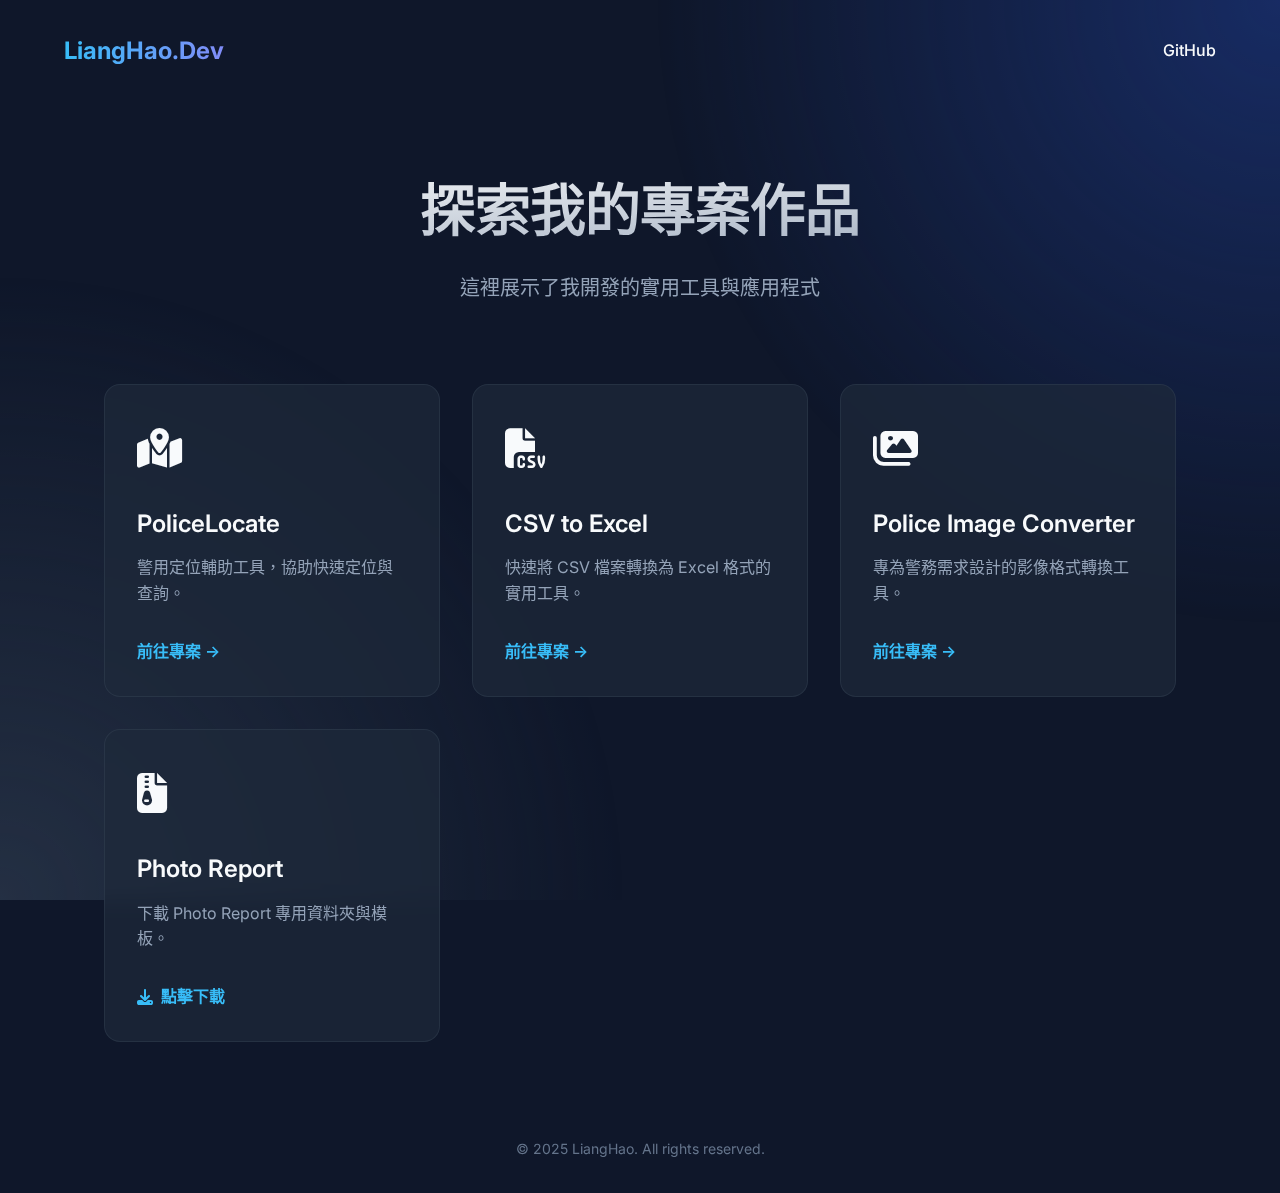
<file: index.html>
<!DOCTYPE html>
<html lang="zh-TW">

<head>
    <meta charset="UTF-8">
    <meta name="viewport" content="width=device-width, initial-scale=1.0, maximum-scale=1.0, user-scalable=no">
    <meta name="description" content="LiangHao's Projects Portal - 探索我開發的實用工具與應用程式。">
    <meta name="author" content="LiangHao">
    <title>LiangHao's Projects | 作品集</title>
    <link rel="icon" type="image/png" href="favicon.png">
    <meta property="og:title" content="LiangHao's Projects | 作品集">
    <meta property="og:description" content="LiangHao's Projects Portal - 探索我開發的實用工具與應用程式。">
    <meta property="og:type" content="website">
    <meta property="og:url" content="https://lianghao02.github.io/">
    <link rel="preconnect" href="https://fonts.googleapis.com">
    <link rel="preconnect" href="https://fonts.gstatic.com" crossorigin>
    <link
        href="https://fonts.googleapis.com/css2?family=Inter:wght@300;400;600;700&family=Noto+Sans+TC:wght@400;700&display=swap"
        rel="stylesheet">
    <link rel="stylesheet" href="https://cdnjs.cloudflare.com/ajax/libs/font-awesome/6.4.0/css/all.min.css">
    <link rel="stylesheet" href="style.css">
</head>

<body>
    <div class="background-gradient"></div>

    <header>
        <nav>
            <div class="logo">LiangHao.Dev</div>
            <div class="social-links">
                <a href="https://github.com/lianghao02" target="_blank" rel="noopener noreferrer">GitHub</a>
            </div>
        </nav>
    </header>

    <main>
        <section class="hero">
            <h1>探索我的專案作品</h1>
            <p class="subtitle">這裡展示了我開發的實用工具與應用程式</p>
        </section>

        <section class="projects-grid">
            <!-- Project 1: PoliceLocate -->
            <a href="https://lianghao02.github.io/PoliceLocate/" class="project-card" target="_blank">
                <div class="card-content">
                    <div class="card-icon"><i class="fa-solid fa-map-location-dot"></i></div>
                    <h2>PoliceLocate</h2>
                    <p>警用定位輔助工具，協助快速定位與查詢。</p>
                    <span class="link-text">前往專案 &rarr;</span>
                </div>
            </a>

            <!-- Project 2: CSV to Excel -->
            <a href="https://lianghao02.github.io/CSV_to_Excel/" class="project-card" target="_blank">
                <div class="card-content">
                    <div class="card-icon"><i class="fa-solid fa-file-csv"></i></div>
                    <h2>CSV to Excel</h2>
                    <p>快速將 CSV 檔案轉換為 Excel 格式的實用工具。</p>
                    <span class="link-text">前往專案 &rarr;</span>
                </div>
            </a>

            <!-- Project 3: Police Image Converter -->
            <a href="https://lianghao02.github.io/police-image-converter/" class="project-card" target="_blank">
                <div class="card-content">
                    <div class="card-icon"><i class="fa-solid fa-images"></i></div>
                    <h2>Police Image Converter</h2>
                    <p>專為警務需求設計的影像格式轉換工具。</p>
                    <span class="link-text">前往專案 &rarr;</span>
                </div>
            </a>

            <!-- Resource: Photo Report -->
            <a href="downloads/Photo_Report.zip" class="project-card" download>
                <div class="card-content">
                    <div class="card-icon"><i class="fa-solid fa-file-zipper"></i></div>
                    <h2>Photo Report</h2>
                    <p>下載 Photo Report 專用資料夾與模板。</p>
                    <span class="link-text"><i class="fa-solid fa-download"></i> 點擊下載</span>
                </div>
            </a>
        </section>
    </main>

    <footer>
        <p>&copy; 2025 LiangHao. All rights reserved.</p>
    </footer>
</body>

</html>
</file>
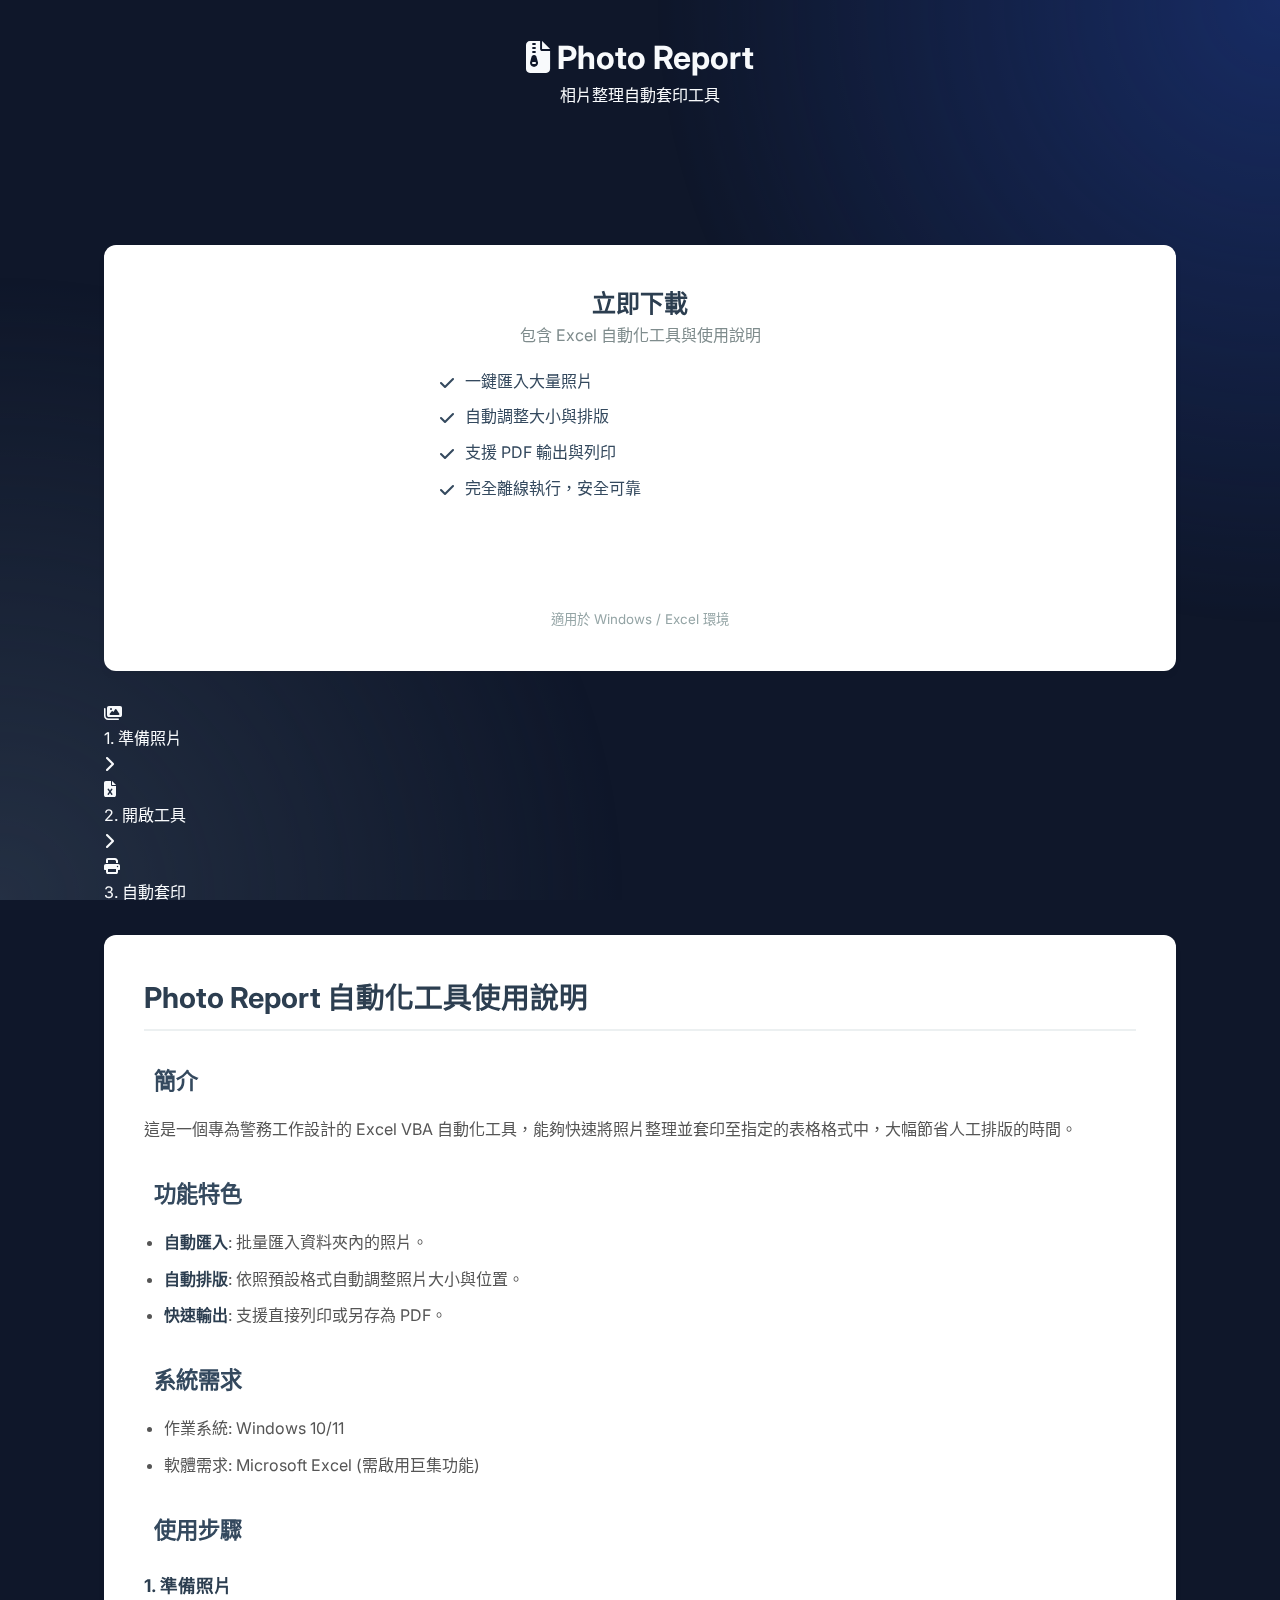
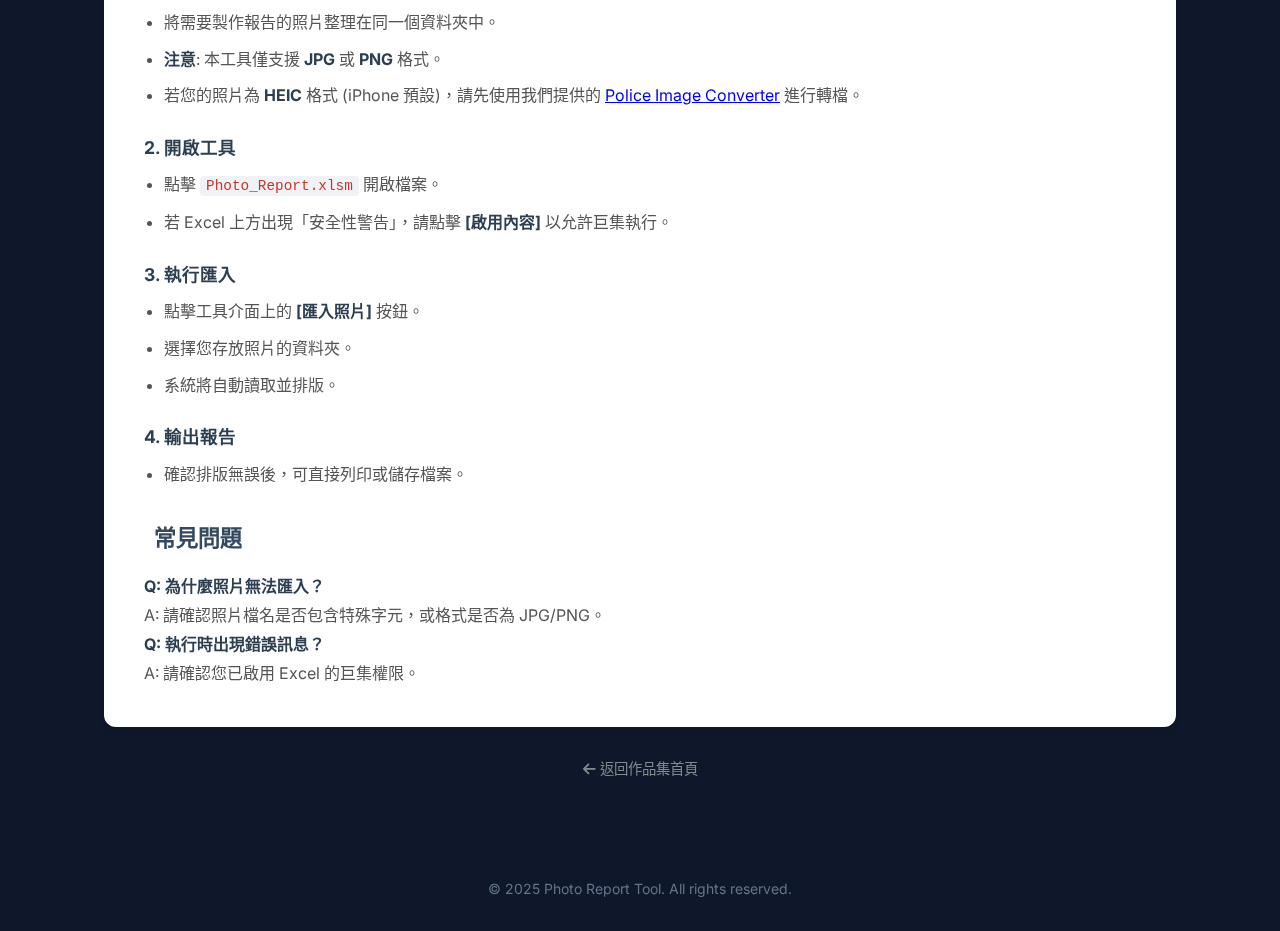
<file: photo_report.html>
<!DOCTYPE html>
<html lang="zh-TW">

<head>
    <meta charset="UTF-8">
    <meta name="viewport" content="width=device-width, initial-scale=1.0, maximum-scale=1.0, user-scalable=no">
    <meta name="description" content="Photo Report - 相片整理自動套印工具，專為警務需求設計。">
    <meta name="author" content="LiangHao">
    <title>Photo Report 自動套印工具 | LiangHao Dev</title>
    <link rel="icon" type="image/png" href="favicon.png">
    <meta property="og:title" content="Photo Report 自動套印工具 | LiangHao Dev">
    <meta property="og:description" content="快速將照片整理並套印至指定的表格格式中，大幅節省人工排版的時間。">
    <meta property="og:type" content="website">
    <meta property="og:url" content="https://lianghao02.github.io/photo_report.html">
    <link rel="preconnect" href="https://fonts.googleapis.com">
    <link rel="preconnect" href="https://fonts.gstatic.com" crossorigin>
    <link
        href="https://fonts.googleapis.com/css2?family=Inter:wght@300;400;600;700&family=Noto+Sans+TC:wght@400;700&display=swap"
        rel="stylesheet">
    <link rel="stylesheet" href="https://cdnjs.cloudflare.com/ajax/libs/font-awesome/6.4.0/css/all.min.css">
    <link rel="stylesheet" href="style.css">
    <style>
        /* 特製樣式 */
        .download-section {
            text-align: center;
            padding: 40px 20px;
            background: white;
            color: #2c3e50;
            /* Ensure dark text on white background */
            border-radius: 12px;
            box-shadow: 0 4px 6px rgba(0, 0, 0, 0.05);
            margin-bottom: 30px;
        }

        .download-btn {
            display: inline-block;
            background-color: var(--color-accent);
            color: white;
            padding: 15px 30px;
            border-radius: 12px;
            text-decoration: none;
            font-weight: 700;
            font-size: 1.1rem;
            transition: all 0.3s ease;
            margin-top: 20px;
        }

        .download-btn:hover {
            background-color: #2980b9;
            transform: translateY(-2px);
            box-shadow: 0 4px 12px rgba(52, 152, 219, 0.3);
        }

        .feature-list {
            list-style: none;
            padding: 0;
            text-align: left;
            max-width: 400px;
            margin: 0 auto 20px auto;
        }

        .feature-list li {
            margin-bottom: 10px;
            padding-left: 25px;
            position: relative;
            color: #34495e;
            /* Dark text for list items */
        }

        .feature-list li::before {
            content: '\f00c';
            font-family: 'Font Awesome 6 Free';
            font-weight: 900;
            color: var(--color-success);
            position: absolute;
            left: 0;
            top: 2px;
        }

        .back-link {
            display: inline-block;
            margin-top: 30px;
            color: #7f8c8d;
            text-decoration: none;
            font-size: 0.9rem;
        }

        .back-link:hover {
            color: var(--color-primary);
        }

        /* README Content Styles */
        .readme-content {
            background: white;
            padding: 40px;
            border-radius: 12px;
            box-shadow: 0 4px 6px rgba(0, 0, 0, 0.05);
            margin-top: 30px;
            color: #2c3e50;
            text-align: left;
        }

        .readme-content h2 {
            font-size: 1.8rem;
            margin-bottom: 1.5rem;
            padding-bottom: 0.5rem;
            border-bottom: 2px solid #ecf0f1;
            color: #2c3e50;
        }

        .readme-content h3 {
            font-size: 1.4rem;
            margin-top: 2rem;
            margin-bottom: 1rem;
            color: #34495e;
            border-left: 4px solid var(--color-accent);
            padding-left: 10px;
        }

        .readme-content h4 {
            font-size: 1.1rem;
            margin-top: 1.5rem;
            margin-bottom: 0.5rem;
            color: #2c3e50;
            font-weight: 700;
        }

        .readme-content p,
        .readme-content li {
            color: #555;
            line-height: 1.8;
            font-size: 1rem;
        }

        .readme-content ul {
            padding-left: 20px;
            margin-bottom: 1rem;
        }

        .readme-content li {
            margin-bottom: 8px;
        }

        .readme-content code {
            background: #f1f2f6;
            padding: 2px 6px;
            border-radius: 4px;
            font-family: monospace;
            color: #c0392b;
            font-size: 0.9em;
        }

        .readme-content strong {
            color: #2c3e50;
        }
    </style>
</head>

<body>
    <div class="background-gradient"></div>

    <div class="container">
        <header style="text-align: center; margin-bottom: 40px;">
            <h1><i class="fa-solid fa-file-zipper"></i> Photo Report</h1>
            <p>相片整理自動套印工具</p>
        </header>

        <main>
            <div class="download-section">
                <h2>立即下載</h2>
                <p style="color: #7f8c8d; margin-bottom: 20px;">包含 Excel 自動化工具與使用說明</p>

                <ul class="feature-list">
                    <li>一鍵匯入大量照片</li>
                    <li>自動調整大小與排版</li>
                    <li>支援 PDF 輸出與列印</li>
                    <li>完全離線執行，安全可靠</li>
                </ul>

                <a href="downloads/Photo_Report.rar" class="download-btn" download>
                    <i class="fa-solid fa-download"></i> 下載工具包 (.rar)
                </a>
                <br>
                <small style="color: #95a5a6; display: block; margin-top: 10px;">適用於 Windows / Excel 環境</small>
            </div>

            <!-- Usage Guide Section -->
            <section class="usage-guide">
                <div class="step">
                    <div class="step-icon"><i class="fa-solid fa-images"></i></div>
                    <span>1. 準備照片</span>
                </div>
                <div class="step-arrow"><i class="fa-solid fa-chevron-right"></i></div>
                <div class="step">
                    <div class="step-icon"><i class="fa-solid fa-file-excel"></i></div>
                    <span>2. 開啟工具</span>
                </div>
                <div class="step-arrow"><i class="fa-solid fa-chevron-right"></i></div>
                <div class="step">
                    <div class="step-icon"><i class="fa-solid fa-print"></i></div>
                    <span>3. 自動套印</span>
                </div>
            </section>

            <!-- Embedded README Content -->
            <section class="readme-content">
                <h2>Photo Report 自動化工具使用說明</h2>

                <h3>簡介</h3>
                <p>這是一個專為警務工作設計的 Excel VBA 自動化工具，能夠快速將照片整理並套印至指定的表格格式中，大幅節省人工排版的時間。</p>

                <h3>功能特色</h3>
                <ul>
                    <li><strong>自動匯入</strong>: 批量匯入資料夾內的照片。</li>
                    <li><strong>自動排版</strong>: 依照預設格式自動調整照片大小與位置。</li>
                    <li><strong>快速輸出</strong>: 支援直接列印或另存為 PDF。</li>
                </ul>

                <h3>系統需求</h3>
                <ul>
                    <li>作業系統: Windows 10/11</li>
                    <li>軟體需求: Microsoft Excel (需啟用巨集功能)</li>
                </ul>

                <h3>使用步驟</h3>

                <h4>1. 準備照片</h4>
                <ul>
                    <li>將需要製作報告的照片整理在同一個資料夾中。</li>
                    <li><strong>注意</strong>: 本工具僅支援 <strong>JPG</strong> 或 <strong>PNG</strong> 格式。</li>
                    <li>若您的照片為 <strong>HEIC</strong> 格式 (iPhone 預設)，請先使用我們提供的 <a
                            href="https://lianghao02.github.io/police-image-converter/" target="_blank">Police Image
                            Converter</a> 進行轉檔。
                    </li>
                </ul>

                <h4>2. 開啟工具</h4>
                <ul>
                    <li>點擊 <code>Photo_Report.xlsm</code> 開啟檔案。</li>
                    <li>若 Excel 上方出現「安全性警告」，請點擊 <strong>[啟用內容]</strong> 以允許巨集執行。</li>
                </ul>

                <h4>3. 執行匯入</h4>
                <ul>
                    <li>點擊工具介面上的 <strong>[匯入照片]</strong> 按鈕。</li>
                    <li>選擇您存放照片的資料夾。</li>
                    <li>系統將自動讀取並排版。</li>
                </ul>

                <h4>4. 輸出報告</h4>
                <ul>
                    <li>確認排版無誤後，可直接列印或儲存檔案。</li>
                </ul>

                <h3>常見問題</h3>
                <p><strong>Q: 為什麼照片無法匯入？</strong><br>
                    A: 請確認照片檔名是否包含特殊字元，或格式是否為 JPG/PNG。</p>

                <p><strong>Q: 執行時出現錯誤訊息？</strong><br>
                    A: 請確認您已啟用 Excel 的巨集權限。</p>
            </section>

            <div style="text-align: center;">
                <a href="index.html" class="back-link"><i class="fa-solid fa-arrow-left"></i> 返回作品集首頁</a>
            </div>
        </main>

        <footer>
            <p>&copy; 2025 Photo Report Tool. All rights reserved.</p>
        </footer>
    </div>
</body>

</html>
</file>
<file: style.css>
:root {
    --bg-color: #0f172a;
    --text-color: #f8fafc;
    --card-bg: rgba(30, 41, 59, 0.7);
    --card-border: rgba(148, 163, 184, 0.1);
    --accent-color: #38bdf8;
    --accent-hover: #0ea5e9;
    --gradient-start: #0f172a;
    --gradient-end: #1e293b;
}

* {
    margin: 0;
    padding: 0;
    box-sizing: border-box;
}

body {
    font-family: 'Inter', sans-serif;
    background-color: var(--bg-color);
    color: var(--text-color);
    line-height: 1.6;
    min-height: 100vh;
    display: flex;
    flex-direction: column;
    overflow-x: hidden;
}

.background-gradient {
    position: fixed;
    top: 0;
    left: 0;
    width: 100%;
    height: 100%;
    background: radial-gradient(circle at top right, #1e3a8a 0%, transparent 40%),
                radial-gradient(circle at bottom left, #334155 0%, transparent 40%);
    z-index: -1;
    opacity: 0.6;
}

header {
    padding: 2rem 5%;
}

nav {
    display: flex;
    justify-content: space-between;
    align-items: center;
    max-width: 1200px;
    margin: 0 auto;
}

.logo {
    font-size: 1.5rem;
    font-weight: 700;
    background: linear-gradient(to right, #38bdf8, #818cf8);
    -webkit-background-clip: text;
    background-clip: text;
    color: transparent;
}

.social-links a {
    color: var(--text-color);
    text-decoration: none;
    font-weight: 500;
    transition: color 0.3s ease;
}

.social-links a:hover {
    color: var(--accent-color);
}

main {
    flex: 1;
    max-width: 1200px;
    margin: 0 auto;
    padding: 4rem 5%;
    width: 100%;
}

.hero {
    text-align: center;
    margin-bottom: 5rem;
    animation: fadeInDown 0.8s ease-out;
}

.hero h1 {
    font-size: 3.5rem;
    margin-bottom: 1rem;
    letter-spacing: -0.02em;
    background: linear-gradient(to bottom right, #ffffff, #94a3b8);
    -webkit-background-clip: text;
    background-clip: text;
    color: transparent;
}

.subtitle {
    font-size: 1.25rem;
    color: #94a3b8;
}

.projects-grid {
    display: grid;
    grid-template-columns: repeat(auto-fit, minmax(300px, 1fr));
    gap: 2rem;
    animation: fadeInUp 0.8s ease-out 0.2s backwards;
}

.project-card {
    background: var(--card-bg);
    border: 1px solid var(--card-border);
    border-radius: 16px;
    padding: 2rem;
    text-decoration: none;
    color: var(--text-color);
    transition: all 0.3s cubic-bezier(0.4, 0, 0.2, 1);
    backdrop-filter: blur(10px);
    position: relative;
    overflow: hidden;
    display: flex;
    flex-direction: column;
}

.project-card::before {
    content: '';
    position: absolute;
    top: 0;
    left: 0;
    width: 100%;
    height: 100%;
    background: linear-gradient(to bottom right, rgba(56, 189, 248, 0.1), transparent);
    opacity: 0;
    transition: opacity 0.3s ease;
}

.project-card:hover {
    transform: translateY(-5px);
    border-color: rgba(56, 189, 248, 0.3);
    box-shadow: 0 10px 30px -10px rgba(0, 0, 0, 0.5);
}

.project-card:hover::before {
    opacity: 1;
}

.card-content {
    position: relative;
    z-index: 1;
    height: 100%;
    display: flex;
    flex-direction: column;
}

.card-icon {
    font-size: 2.5rem;
    margin-bottom: 1.5rem;
}

.project-card h2 {
    font-size: 1.5rem;
    margin-bottom: 0.75rem;
    font-weight: 600;
}

.project-card p {
    color: #94a3b8;
    margin-bottom: 2rem;
    flex-grow: 1;
}

.link-text {
    color: var(--accent-color);
    font-weight: 600;
    display: flex;
    align-items: center;
    gap: 0.5rem;
    transition: gap 0.3s ease;
}

.project-card:hover .link-text {
    gap: 0.8rem;
}

footer {
    text-align: center;
    padding: 2rem;
    color: #64748b;
    font-size: 0.875rem;
}

@keyframes fadeInDown {
    from {
        opacity: 0;
        transform: translateY(-20px);
    }
    to {
        opacity: 1;
        transform: translateY(0);
    }
}

@keyframes fadeInUp {
    from {
        opacity: 0;
        transform: translateY(20px);
    }
    to {
        opacity: 1;
        transform: translateY(0);
    }
}

@media (max-width: 768px) {
    .hero h1 {
        font-size: 2.5rem;
    }
    
    .projects-grid {
        grid-template-columns: 1fr;
    }
}
</file>
